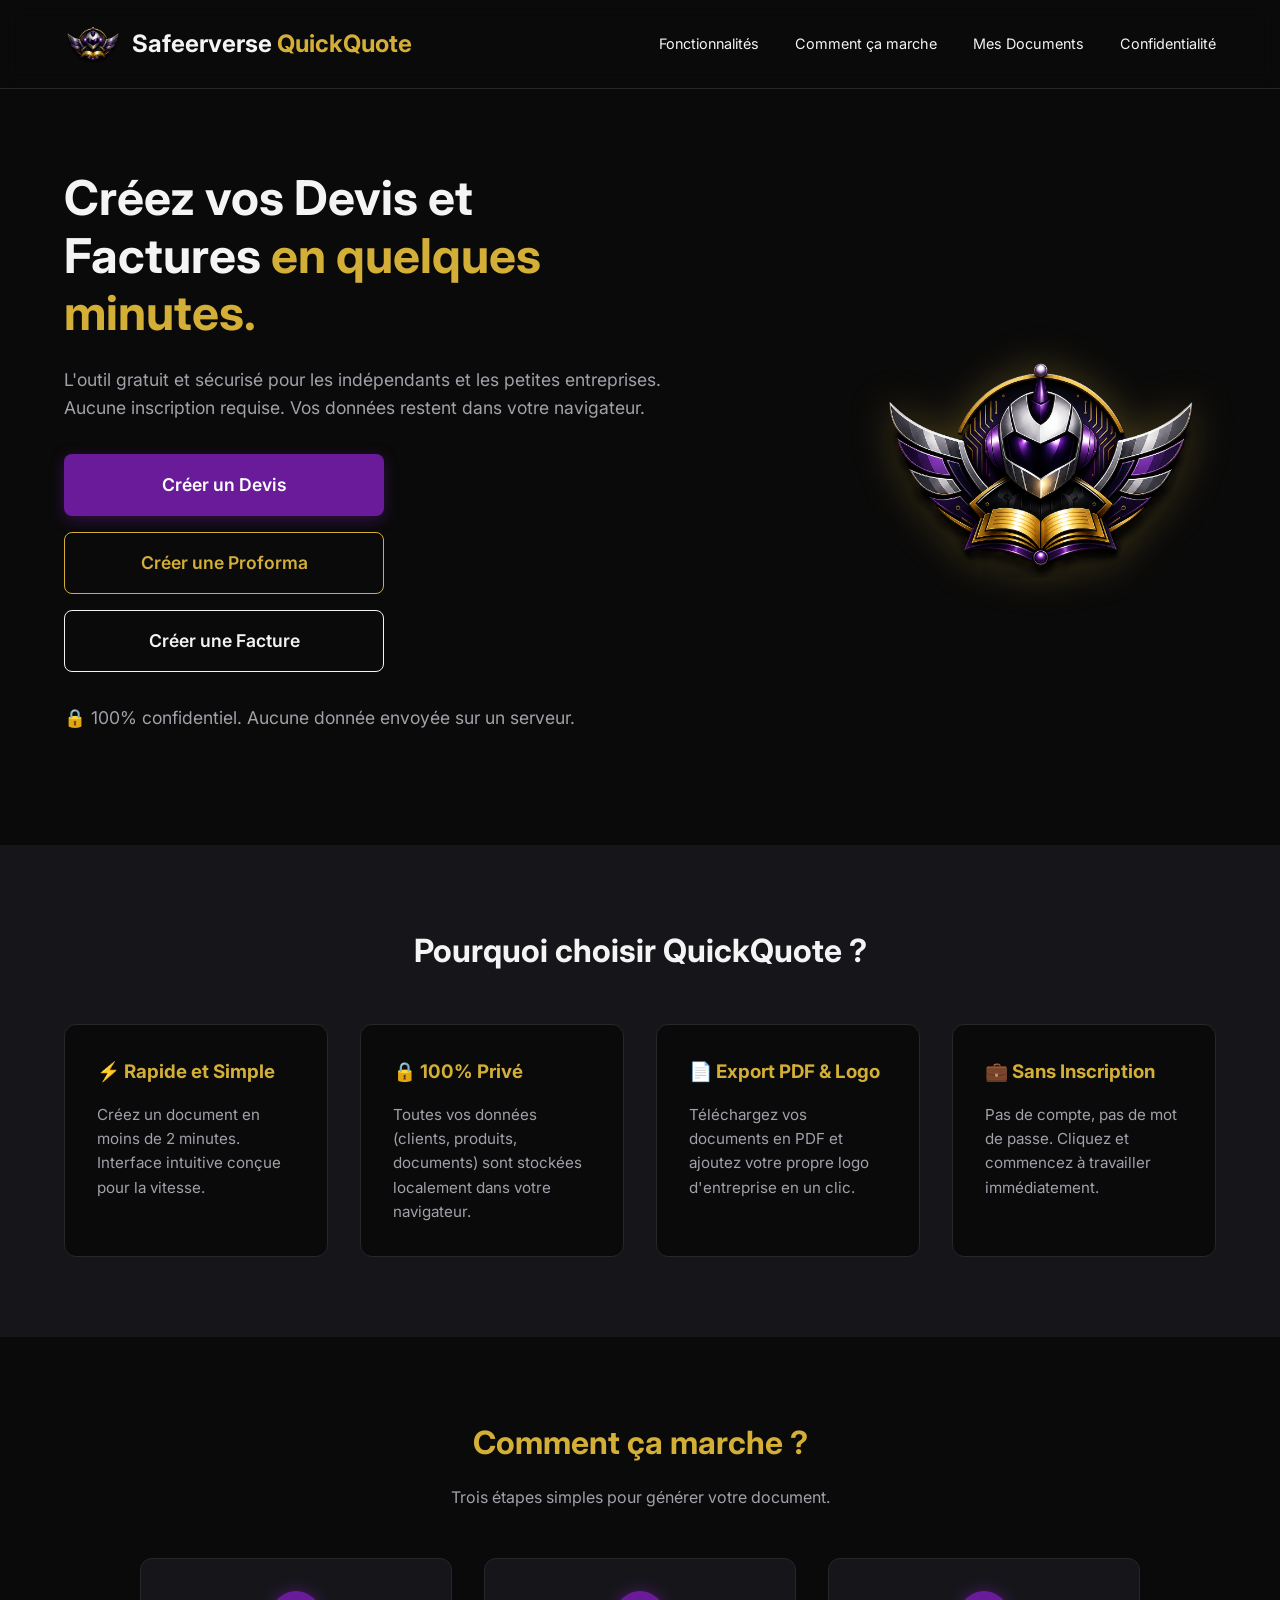
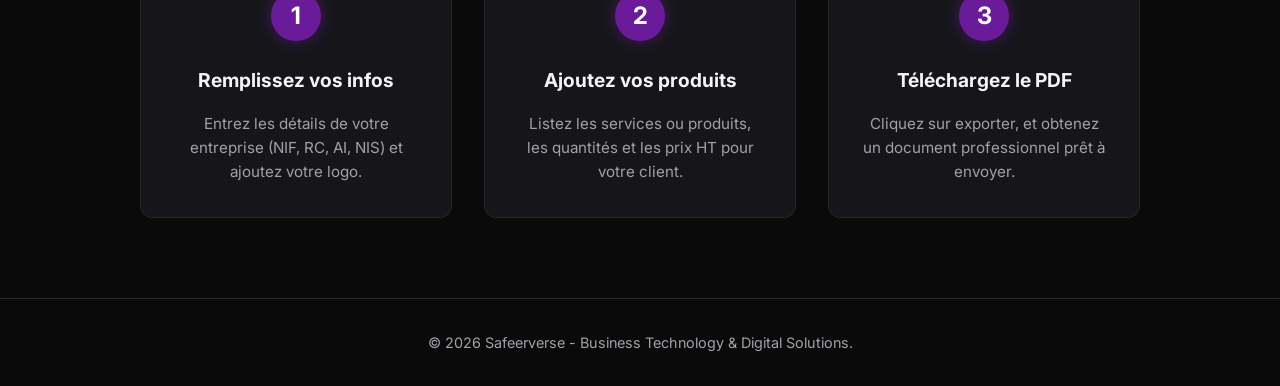
<file: index.html>
<!DOCTYPE html>
<html lang="fr">
<head>
    <meta charset="UTF-8">
    <meta name="viewport" content="width=device-width, initial-scale=1.0">
    <title>Safeerverse QuickQuote - Devis, Proforma & Factures</title>
    <link rel="icon" type="image/png" href="logo.png">
    <link rel="stylesheet" href="style.css">
    <link href="https://fonts.googleapis.com/css2?family=Inter:wght@300;400;600;700&display=swap" rel="stylesheet">
</head>
<body>

    <nav class="navbar">
        <div class="logo-container">
            <a href="index.html" style="text-decoration: none; color: inherit; display: flex; align-items: center; gap: 10px;">
                <img src="logo.png" alt="Safeerverse Logo" style="height: 40px; border-radius: 5px;">
                <span class="logo-text">Safeerverse <span class="gold-text">QuickQuote</span></span>
            </a>
        </div>
        
       
        <div class="menu-toggle" onclick="toggleMenu()">☰</div>

        <div class="nav-links" id="nav-links">
            <a href="#features">Fonctionnalités</a>
            <a href="#how-it-works">Comment ça marche</a>
            <a href="history.html">Mes Documents</a>
            <a href="privacy.html">Confidentialité</a>
        </div>
    </nav>

    <header class="hero">
        <div class="hero-content">
            <h1>Créez vos Devis et Factures <span class="gold-text">en quelques minutes.</span></h1>
            <p>L'outil gratuit et sécurisé pour les indépendants et les petites entreprises. Aucune inscription requise. Vos données restent dans votre navigateur.</p>
            
            
            <div style="display: flex; flex-direction: column; gap: 1rem; max-width: 320px; margin-top: 2rem;">
                <a href="app.html?type=devis" class="btn btn-primary" style="display: block; width: 100%; padding: 1rem; font-size: 1.1rem;">Créer un Devis</a>
                
                <a href="app.html?type=proforma" class="btn" style="display: block; width: 100%; padding: 1rem; font-size: 1.1rem; background-color: transparent; border: 1px solid var(--accent-gold); color: var(--accent-gold);">Créer une Proforma</a>
                
                <a href="app.html?type=facture" class="btn" style="display: block; width: 100%; padding: 1rem; font-size: 1.1rem; background-color: transparent; border: 1px solid var(--text-light); color: var(--text-light);">Créer une Facture</a>
            </div>
            
            <p class="privacy-note" style="margin-top: 2rem;">🔒 100% confidentiel. Aucune donnée envoyée sur un serveur.</p>
        </div>
        
        <div class="hero-image">
            <div class="logo-display">
                <img src="logo.png" alt="Safeerverse" style="width: 100%; max-width: 350px; filter: drop-shadow(0 0 20px rgba(212, 175, 55, 0.3));">
            </div>
        </div>
    </header>

    <section id="features" class="features">
        <h2>Pourquoi choisir QuickQuote ?</h2>
        <div class="features-grid">
            <div class="feature-card">
                <h3>⚡ Rapide et Simple</h3>
                <p>Créez un document en moins de 2 minutes. Interface intuitive conçue pour la vitesse.</p>
            </div>
            <div class="feature-card">
                <h3>🔒 100% Privé</h3>
                <p>Toutes vos données (clients, produits, documents) sont stockées localement dans votre navigateur.</p>
            </div>
            <div class="feature-card">
                <h3>📄 Export PDF & Logo</h3>
                <p>Téléchargez vos documents en PDF et ajoutez votre propre logo d'entreprise en un clic.</p>
            </div>
            <div class="feature-card">
                <h3>💼 Sans Inscription</h3>
                <p>Pas de compte, pas de mot de passe. Cliquez et commencez à travailler immédiatement.</p>
            </div>
        </div>
    </section>

    <section id="how-it-works" class="how-it-works">
        <h2>Comment ça marche ?</h2>
        <p style="color: var(--text-muted); margin-bottom: 3rem;">Trois étapes simples pour générer votre document.</p>
        
        <div class="steps-grid">
            <div class="step-card">
                <div class="step-number">1</div>
                <h3>Remplissez vos infos</h3>
                <p>Entrez les détails de votre entreprise (NIF, RC, AI, NIS) et ajoutez votre logo.</p>
            </div>
            <div class="step-card">
                <div class="step-number">2</div>
                <h3>Ajoutez vos produits</h3>
                <p>Listez les services ou produits, les quantités et les prix HT pour votre client.</p>
            </div>
            <div class="step-card">
                <div class="step-number">3</div>
                <h3>Téléchargez le PDF</h3>
                <p>Cliquez sur exporter, et obtenez un document professionnel prêt à envoyer.</p>
            </div>
        </div>
    </section>
    <script>
        function toggleMenu() {
            document.getElementById('nav-links').classList.toggle('active');
        }
    </script>
    <footer>
        <p>&copy; 2026 Safeerverse - Business Technology & Digital Solutions.</p>
    </footer>

</body>
</html>
</file>
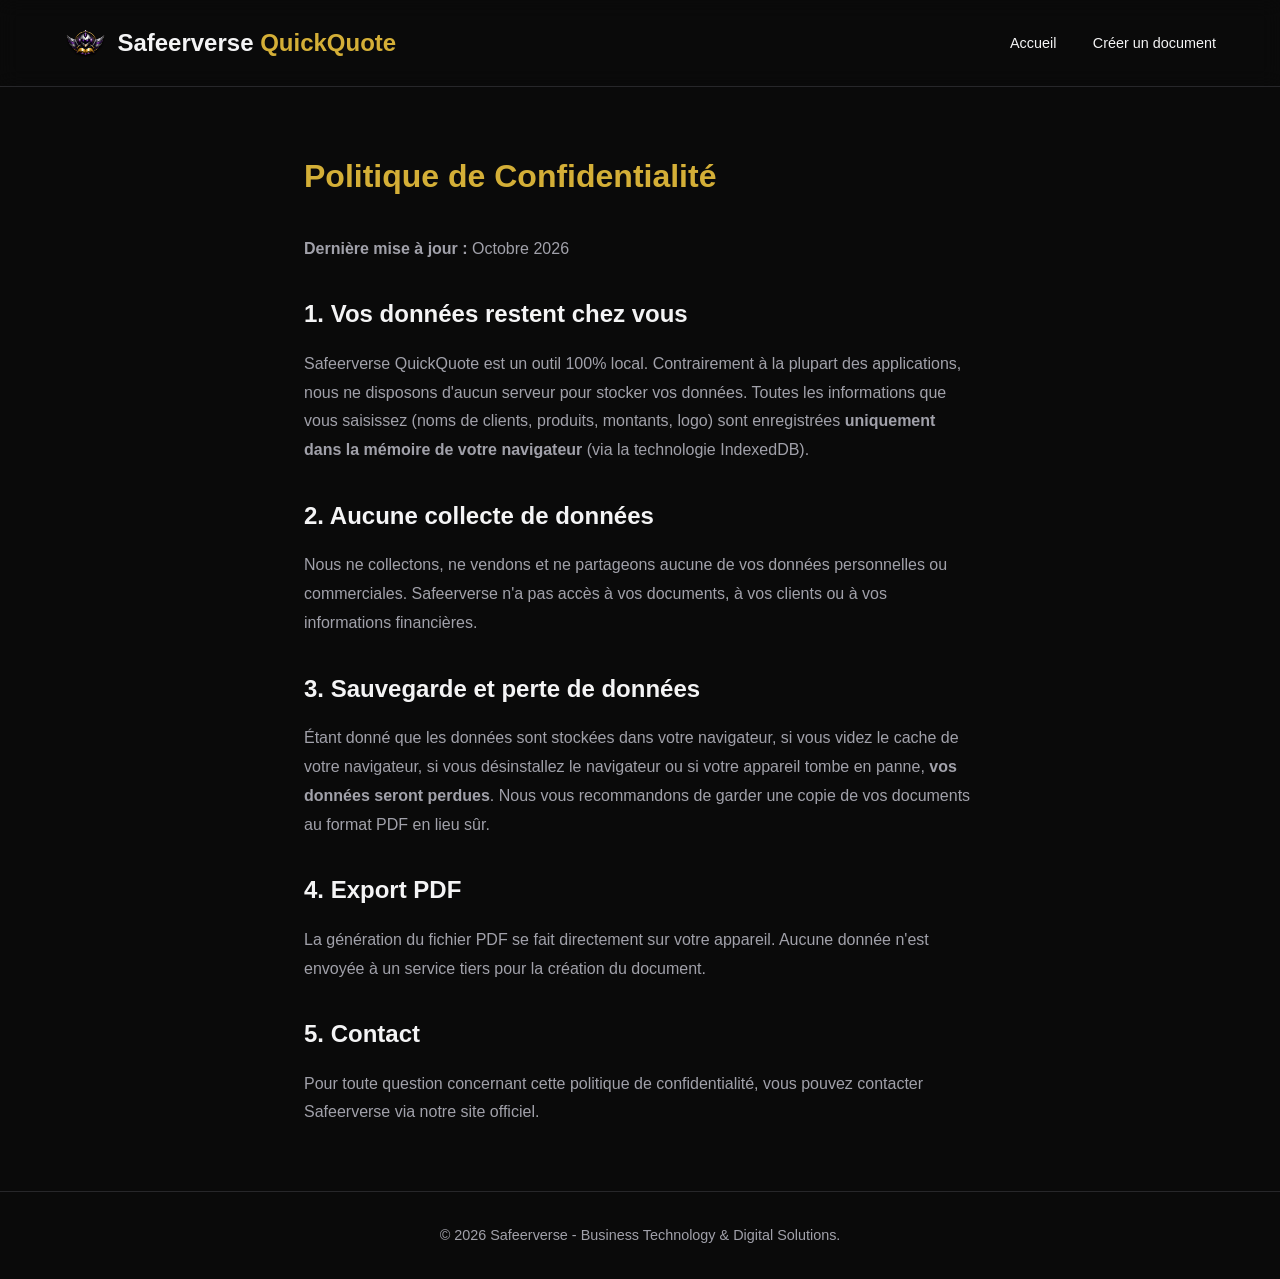
<file: privacy.html>
<!DOCTYPE html>
<html lang="fr">
<head>
    <meta charset="UTF-8">
    <meta name="viewport" content="width=device-width, initial-scale=1.0">
    <title>Politique de Confidentialité - Safeerverse QuickQuote</title>
    <link rel="icon" type="image/png" href="logo.png">
    <link rel="stylesheet" href="style.css">
    <style>
        .privacy-container { max-width: 800px; margin: 4rem auto; padding: 0 5%; }
        .privacy-container h1 { color: var(--accent-gold); margin-bottom: 2rem; }
        .privacy-container h2 { margin-top: 2rem; margin-bottom: 1rem; color: var(--text-light); }
        .privacy-container p, .privacy-container li { color: var(--text-muted); margin-bottom: 1rem; line-height: 1.8; }
        .privacy-container ul { padding-left: 1.5rem; }
    </style>
</head>
<body>
    <nav class="navbar">
        <div class="logo-container">
            <a href="index.html" style="text-decoration: none; color: inherit; display: flex; align-items: center; gap: 10px;">
                <img src="logo.png" alt="Logo" style="height: 30px;">
                <span class="logo-text">Safeerverse <span class="gold-text">QuickQuote</span></span>
            </a>
        </div>
        <div class="nav-links">
            <a href="index.html">Accueil</a>
            <a href="app.html">Créer un document</a>
        </div>
    </nav>

    <main class="privacy-container">
        <h1>Politique de Confidentialité</h1>
        <p><strong>Dernière mise à jour :</strong> Octobre 2026</p>

        <h2>1. Vos données restent chez vous</h2>
        <p>Safeerverse QuickQuote est un outil 100% local. Contrairement à la plupart des applications, nous ne disposons d'aucun serveur pour stocker vos données. Toutes les informations que vous saisissez (noms de clients, produits, montants, logo) sont enregistrées <strong>uniquement dans la mémoire de votre navigateur</strong> (via la technologie IndexedDB).</p>

        <h2>2. Aucune collecte de données</h2>
        <p>Nous ne collectons, ne vendons et ne partageons aucune de vos données personnelles ou commerciales. Safeerverse n'a pas accès à vos documents, à vos clients ou à vos informations financières.</p>

        <h2>3. Sauvegarde et perte de données</h2>
        <p>Étant donné que les données sont stockées dans votre navigateur, si vous videz le cache de votre navigateur, si vous désinstallez le navigateur ou si votre appareil tombe en panne, <strong>vos données seront perdues</strong>. Nous vous recommandons de garder une copie de vos documents au format PDF en lieu sûr.</p>

        <h2>4. Export PDF</h2>
        <p>La génération du fichier PDF se fait directement sur votre appareil. Aucune donnée n'est envoyée à un service tiers pour la création du document.</p>

        <h2>5. Contact</h2>
        <p>Pour toute question concernant cette politique de confidentialité, vous pouvez contacter Safeerverse via notre site officiel.</p>
    </main>

    <footer>
        <p>&copy; 2026 Safeerverse - Business Technology & Digital Solutions.</p>
    </footer>
</body>
</html>
</file>
<file: style.css>
:root {
    --bg-dark: #0a0a0a;
    --bg-card: #16161a;
    --primary-purple: #6a1b9a;
    --primary-purple-hover: #8e24aa;
    --accent-gold: #d4af37;
    --text-light: #f4f4f5;
    --text-muted: #a1a1aa;
    --border-color: #27272a;
}

* {
    margin: 0;
    padding: 0;
    box-sizing: border-box;
    font-family: 'Inter', sans-serif;
}

body {
    background-color: var(--bg-dark);
    color: var(--text-light);
    line-height: 1.6;
}

html {
    scroll-behavior: smooth;
}

/* Navbar */
.navbar {
    display: flex;
    justify-content: space-between;
    align-items: center;
    padding: 1.5rem 5%;
    border-bottom: 1px solid var(--border-color);
    background-color: rgba(10, 10, 10, 0.9);
    position: sticky;
    top: 0;
    z-index: 100;
    backdrop-filter: blur(10px);
}

.logo-text {
    font-size: 1.5rem;
    font-weight: 700;
}

.gold-text {
    color: var(--accent-gold);
}

.nav-links a {
    color: var(--text-light);
    text-decoration: none;
    margin-left: 2rem;
    font-size: 0.9rem;
    transition: color 0.3s;
}

.nav-links a:hover {
    color: var(--accent-gold);
}

/* Hero Section */
.hero {
    display: flex;
    align-items: center;
    justify-content: space-between;
    padding: 5rem 5%;
    min-height: 80vh;
}

.hero-content {
    max-width: 600px;
}

.hero h1 {
    font-size: 3rem;
    line-height: 1.2;
    margin-bottom: 1.5rem;
}

.hero p {
    font-size: 1.1rem;
    color: var(--text-muted);
    margin-bottom: 2rem;
}

.btn {
    padding: 0.8rem 1.5rem;
    border-radius: 8px;
    text-decoration: none;
    font-weight: 600;
    transition: all 0.3s;
    cursor: pointer;
    text-align: center;
    border: 1px solid transparent;
}

.btn-primary {
    background-color: var(--primary-purple);
    color: white;
    box-shadow: 0 4px 15px rgba(106, 27, 154, 0.4);
}

.btn-primary:hover {
    background-color: var(--primary-purple-hover);
    transform: translateY(-2px);
}

.btn-secondary {
    background-color: transparent;
    color: var(--text-light);
    border: 1px solid var(--border-color);
}

.btn-secondary:hover {
    background-color: rgba(255, 255, 255, 0.05);
}

.privacy-note {
    font-size: 0.85rem;
    margin-top: 1.5rem;
    color: var(--accent-gold);
}

.logo-display {
    width: 100%;
    display: flex;
    justify-content: center;
    align-items: center;
    animation: fadeIn 1.5s ease-in-out;
}

@keyframes fadeIn {
    from { opacity: 0; transform: translateY(10px); }
    to { opacity: 1; transform: translateY(0); }
}

/* Features */
.features {
    padding: 5rem 5%;
    background-color: var(--bg-card);
    text-align: center;
}

.features h2 {
    font-size: 2rem;
    margin-bottom: 3rem;
}

.features-grid {
    display: grid;
    grid-template-columns: repeat(auto-fit, minmax(250px, 1fr));
    gap: 2rem;
}

.feature-card {
    background-color: var(--bg-dark);
    padding: 2rem;
    border-radius: 12px;
    border: 1px solid var(--border-color);
    text-align: left;
    transition: transform 0.3s, border-color 0.3s;
}

.feature-card:hover {
    transform: translateY(-5px);
    border-color: var(--primary-purple);
}

.feature-card h3 {
    margin-bottom: 1rem;
    color: var(--accent-gold);
}

.feature-card p {
    color: var(--text-muted);
    font-size: 0.95rem;
}


.how-it-works {
    padding: 5rem 5%;
    text-align: center;
    background-color: var(--bg-dark);
}

.how-it-works h2 {
    font-size: 2rem;
    margin-bottom: 1rem;
    color: var(--accent-gold);
}

.steps-grid {
    display: grid;
    grid-template-columns: repeat(auto-fit, minmax(250px, 1fr));
    gap: 2rem;
    max-width: 1000px;
    margin: 0 auto;
}

.step-card {
    background-color: var(--bg-card);
    padding: 2rem;
    border-radius: 12px;
    border: 1px solid var(--border-color);
    position: relative;
    text-align: center;
    transition: transform 0.3s, border-color 0.3s;
}

.step-card:hover {
    transform: translateY(-5px);
    border-color: var(--accent-gold);
}

.step-number {
    width: 50px;
    height: 50px;
    background-color: var(--primary-purple);
    color: white;
    border-radius: 50%;
    display: flex;
    align-items: center;
    justify-content: center;
    font-size: 1.5rem;
    font-weight: bold;
    margin: 0 auto 1.5rem auto;
    box-shadow: 0 0 15px rgba(106, 27, 154, 0.6);
}

.step-card h3 {
    margin-bottom: 1rem;
    color: var(--text-light);
    font-size: 1.2rem;
}

.step-card p {
    color: var(--text-muted);
    font-size: 0.95rem;
    line-height: 1.6;
}

footer {
    text-align: center;
    padding: 2rem;
    border-top: 1px solid var(--border-color);
    color: var(--text-muted);
    font-size: 0.9rem;
}

.menu-toggle {
    display: none;
}

@media (max-width: 768px) {
    .hero {
        flex-direction: column;
        text-align: center;
        padding: 3rem 5%;
    }
    .hero h1 {
        font-size: 2.2rem;
    }
    .logo-display {
        margin-top: 2rem;
    }
    
    /* إضافة قائمة الهاتف */
    .menu-toggle {
        display: block;
        font-size: 1.8rem;
        color: var(--text-light);
        cursor: pointer;
    }

    .nav-links {
        display: none; 
        flex-direction: column;
        width: 100%;
        background-color: var(--bg-card);
        position: absolute;
        top: 100%;
        left: 0;
        padding: 1rem 0;
        border-bottom: 1px solid var(--border-color);
        text-align: center;
    }

    .nav-links.active {
        display: flex; 
    }

    .nav-links a {
        margin: 0.8rem 0;
        font-size: 1rem;
    }
}
</file>
